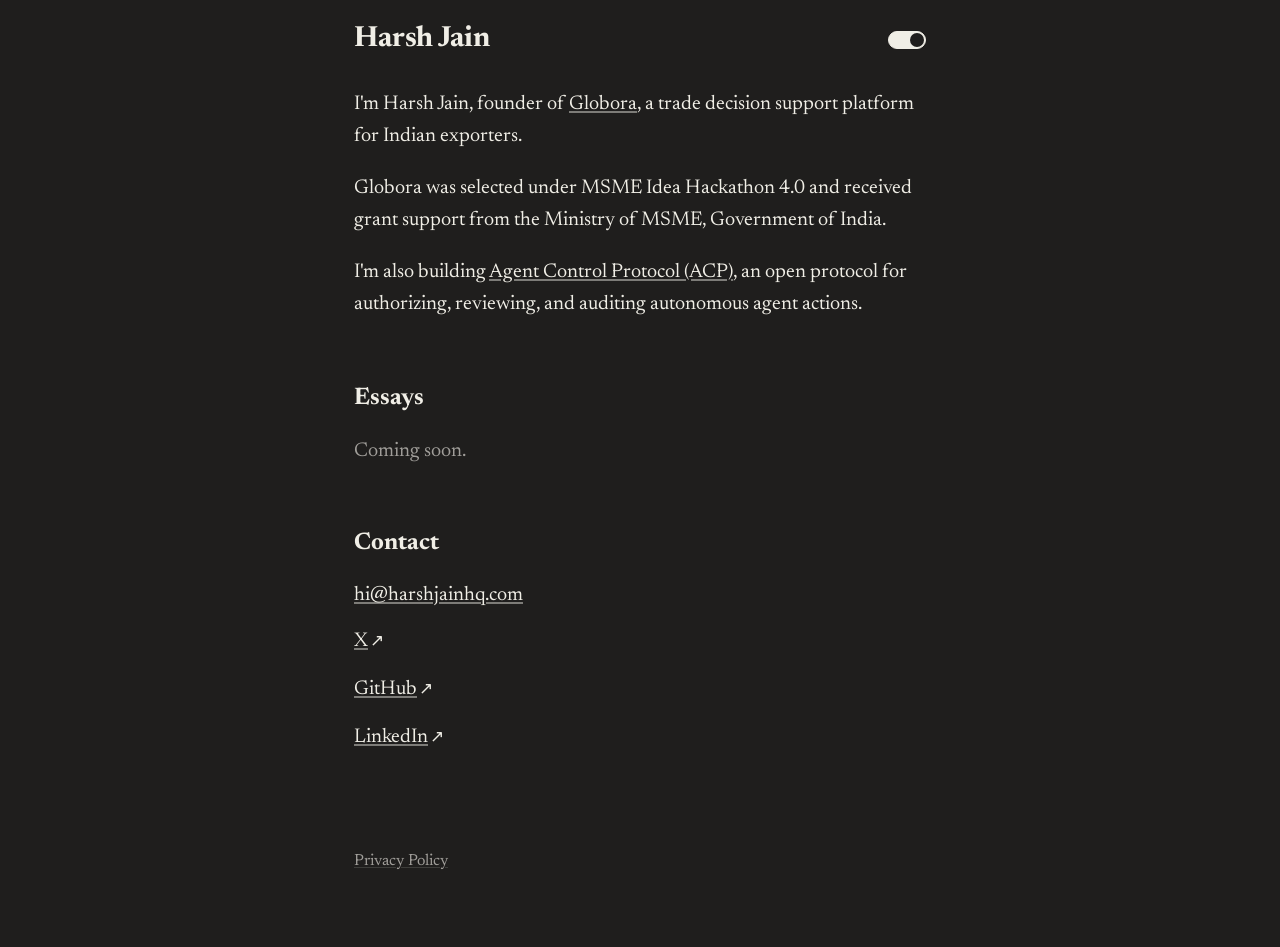
<file: index.html>
<!doctype html>
<html lang="en">
<head>
  <meta charset="utf-8" />
  <meta name="viewport" content="width=device-width, initial-scale=1" />

  <title>Harsh Jain</title>
  <link rel="icon" href="/favicon.svg" type="image/svg+xml" />
  <meta name="description" content="Harsh Jain - founder of Globora, and builder of the Agent Control Protocol (ACP)." />
  <link rel="canonical" href="https://harshjainhq.com/" />

  <!-- Open Graph -->
  <meta property="og:type" content="website" />
  <meta property="og:title" content="Harsh Jain" />
  <meta property="og:description" content="Founder of Globora. Building the Agent Control Protocol (ACP)." />
  <meta property="og:url" content="https://harshjainhq.com/" />
  <meta property="og:site_name" content="Harsh Jain" />
  <meta name="twitter:card" content="summary_large_image" />
  <meta name="twitter:title" content="Harsh Jain" />
  <meta name="twitter:description" content="Founder of Globora. Building the Agent Control Protocol (ACP)." />

  <!-- Google Search Console verification -->
  <meta name="google-site-verification" content="eddJ0V86XNbWP7dkdzY2JK3bX9DRdIsdtKvD8sug8Eo" />

  <script type="application/ld+json">
    {
      "@context": "https://schema.org",
      "@type": "ProfilePage",
      "url": "https://harshjainhq.com/",
      "name": "Harsh Jain",
      "description": "Personal homepage for Harsh Jain, founder of Globora and builder of Agent Control Protocol.",
      "mainEntity": {
        "@type": "Person",
        "name": "Harsh Jain",
        "url": "https://harshjainhq.com/",
        "email": "mailto:hi@harshjainhq.com",
        "jobTitle": "Founder",
        "worksFor": {
          "@type": "Organization",
          "name": "Globora",
          "url": "https://www.globora.ai/"
        },
        "sameAs": [
          "https://x.com/harshjainhq",
          "https://github.com/harshjainhq",
          "https://www.linkedin.com/in/harshjainhq"
        ],
        "knowsAbout": [
          "Globora",
          "Agent Control Protocol",
          "trade decision support",
          "autonomous agents"
        ]
      }
    }
  </script>

  <!-- Theme color matches initial dark bg to avoid flash on mobile browsers -->
  <meta name="theme-color" content="#1f1e1d" media="(prefers-color-scheme: dark)" />
  <meta name="theme-color" content="#f0eee6" media="(prefers-color-scheme: light)" />

  <!-- Newsreader (serif) -->
  <link rel="preconnect" href="https://fonts.googleapis.com" />
  <link rel="preconnect" href="https://fonts.gstatic.com" crossorigin />
  <link rel="stylesheet" href="https://fonts.googleapis.com/css2?family=Newsreader:ital,opsz,wght@0,16..72,400;0,16..72,500;0,16..72,600;0,16..72,700;1,16..72,400&display=swap" />

  <link rel="stylesheet" href="styles.css" />

  <!-- Pre-paint theme application to avoid flash -->
  <script>
    (function () {
      try {
        var t = localStorage.getItem("hj-theme");
        if (t !== "light" && t !== "dark") t = "dark";
        document.documentElement.setAttribute("data-theme", t);
      } catch (e) {
        document.documentElement.setAttribute("data-theme", "dark");
      }
    })();
  </script>
</head>
<body>
  <header class="header">
    <div class="header-inner">
      <h1 class="site-title"><a href="/">Harsh Jain</a></h1>
      <button
        type="button"
        class="theme-toggle"
        data-theme-toggle
        aria-label="Toggle black and white theme"
        aria-pressed="false"
      ></button>
    </div>
  </header>

  <main class="site" data-screen-label="01 Home">

    <section class="home-intro" aria-label="About">
      <p>
        I'm Harsh Jain, founder of
        <a href="https://www.globora.ai/">Globora</a>, a trade decision support
        platform for Indian exporters.
      </p>
      <p>
        Globora was selected under MSME Idea Hackathon 4.0 and received grant
        support from the Ministry of MSME, Government of India.
      </p>
      <p>
        I'm also building
        <a href="https://agentcontrolprotocol.io/">Agent Control Protocol (ACP)</a>,
        an open protocol for authorizing, reviewing, and auditing autonomous
        agent actions.
      </p>
    </section>

    <section class="section" aria-labelledby="essays-heading">
      <h2 id="essays-heading" class="section-title">Essays</h2>
      <p class="essays-empty">Coming soon.</p>
    </section>

    <section class="section" aria-labelledby="contact-heading">
      <h2 id="contact-heading" class="section-title">Contact</h2>
      <p class="contact-primary">
        <a href="mailto:hi@harshjainhq.com">hi@harshjainhq.com</a>
      </p>
      <ul class="contact-list">
        <li><a class="external" href="https://x.com/harshjainhq" rel="me">X</a></li>
        <li><a class="external" href="https://github.com/harshjainhq" rel="me">GitHub</a></li>
        <li><a class="external" href="https://www.linkedin.com/in/harshjainhq" rel="me">LinkedIn</a></li>
      </ul>
    </section>

    <div class="utility">
      <a href="privacy.html">Privacy Policy</a>
    </div>

  </main>

  <!-- Cloudflare Web Analytics -->
  <script
    defer
    src="https://static.cloudflareinsights.com/beacon.min.js"
    data-cf-beacon='{"token": "97d80888c4e043f28adde5354a461929"}'
  ></script>

  <script src="script.js"></script>
</body>
</html>
</file>
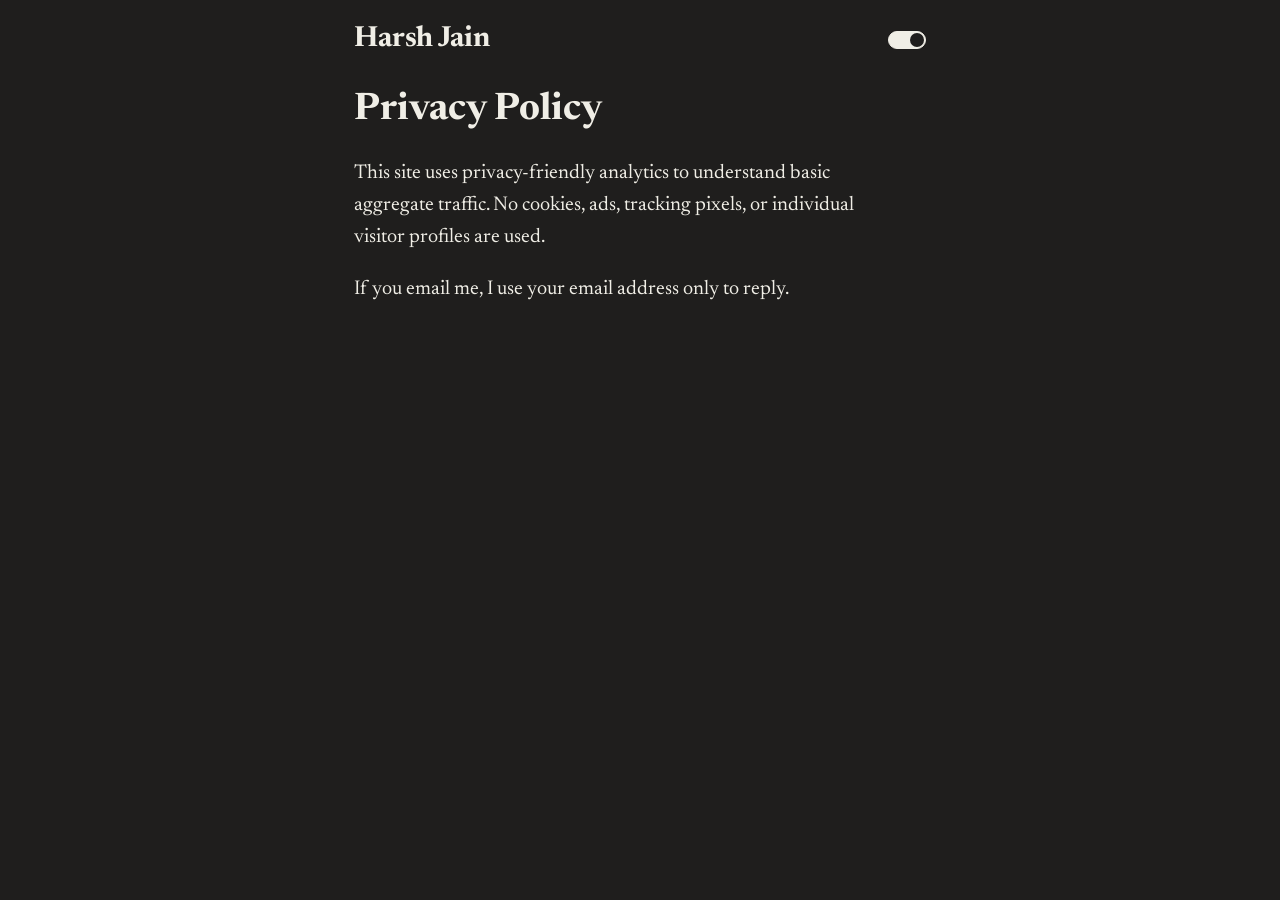
<file: privacy.html>
<!doctype html>
<html lang="en">
<head>
  <meta charset="utf-8" />
  <meta name="viewport" content="width=device-width, initial-scale=1" />

  <title>Privacy Policy - Harsh Jain</title>
  <link rel="icon" href="/favicon.svg" type="image/svg+xml" />
  <meta name="description" content="Privacy policy for harshjainhq.com." />
  <link rel="canonical" href="https://harshjainhq.com/privacy.html" />
  <meta name="robots" content="noindex" />

  <meta name="theme-color" content="#1f1e1d" media="(prefers-color-scheme: dark)" />
  <meta name="theme-color" content="#f0eee6" media="(prefers-color-scheme: light)" />

  <!-- Newsreader (serif) -->
  <link rel="preconnect" href="https://fonts.googleapis.com" />
  <link rel="preconnect" href="https://fonts.gstatic.com" crossorigin />
  <link rel="stylesheet" href="https://fonts.googleapis.com/css2?family=Newsreader:ital,opsz,wght@0,16..72,400;0,16..72,500;0,16..72,600;0,16..72,700;1,16..72,400&display=swap" />

  <link rel="stylesheet" href="styles.css" />
  <script>
    (function () {
      try {
        var t = localStorage.getItem("hj-theme");
        if (t !== "light" && t !== "dark") t = "dark";
        document.documentElement.setAttribute("data-theme", t);
      } catch (e) {
        document.documentElement.setAttribute("data-theme", "dark");
      }
    })();
  </script>
</head>
<body>
  <header class="header">
    <div class="header-inner">
      <p class="site-title"><a href="/">Harsh Jain</a></p>
      <button
        type="button"
        class="theme-toggle"
        data-theme-toggle
        aria-label="Toggle black and white theme"
        aria-pressed="false"
      ></button>
    </div>
  </header>

  <main class="site" data-screen-label="03 Privacy">

    <article>
      <h2 class="section-title" style="font-size: 38px; margin-bottom: 24px;">Privacy Policy</h2>
      <div class="privacy-body">
        <p>
          This site uses privacy-friendly analytics to understand basic aggregate
          traffic. No cookies, ads, tracking pixels, or individual visitor
          profiles are used.
        </p>
        <p>
          If you email me, I use your email address only to reply.
        </p>
      </div>
    </article>

  </main>

  <script
    defer
    src="https://static.cloudflareinsights.com/beacon.min.js"
    data-cf-beacon='{"token": "97d80888c4e043f28adde5354a461929"}'
  ></script>
  <script src="script.js"></script>
</body>
</html>
</file>
<file: styles.css>
/* ============================================================
   Harsh Jain - personal site
   Newsreader serif, 620px reading column,
   warm-neutral palette, dark by default.
   ============================================================ */

:root {
  --max-width: 620px;            /* 38.75rem reading column */
  --pad-x: 24px;
  --pad-y: 48px;

  --space-1: 8px;
  --space-2: 16px;
  --space-3: 24px;
  --space-4: 32px;
  --space-5: 48px;
  --space-6: 64px;
  --space-7: 96px;

  --serif: "Newsreader", "Times New Roman", Times, serif;
}

/* Theme: dark (default): slate on ivory */
:root,
:root[data-theme="dark"] {
  --bg: #1f1e1d;
  --fg: #f0eee6;
  --muted: rgba(240, 238, 230, 0.62);
  --muted-strong: rgba(240, 238, 230, 0.82);
  --hover: #b0aea5;              /* link hover */
  --rule: #3d3d3a;
  --link: #f0eee6;
  --link-underline: rgba(240, 238, 230, 0.45);
  --selection: rgba(0, 100, 255, 0.32);
  --footnote-bg: rgba(255, 255, 255, 0.15);
  --footnote-tooltip-bg: #3d3d3a;
  --footnote-tooltip-fg: #f0eee6;
  --footnote-tooltip-border: #5e5d59;
}

/* Theme: light: inverted */
:root[data-theme="light"] {
  --bg: #f0eee6;
  --fg: #1f1e1d;
  --muted: rgba(31, 30, 29, 0.62);
  --muted-strong: rgba(31, 30, 29, 0.78);
  --hover: #5e5d59;              /* link hover */
  --rule: #d1cfc5;
  --link: #1f1e1d;
  --link-underline: rgba(31, 30, 29, 0.4);
  --selection: rgba(0, 100, 255, 0.26);
  --footnote-bg: rgba(0, 0, 0, 0.08);
  --footnote-tooltip-bg: #faf9f5;
  --footnote-tooltip-fg: #1f1e1d;
  --footnote-tooltip-border: #d1cfc5;
}

/* ---------- base ---------- */

* { box-sizing: border-box; }

html, body {
  margin: 0;
  padding: 0;
  background: var(--bg);
  color: var(--fg);
  -webkit-font-smoothing: antialiased;
  -moz-osx-font-smoothing: grayscale;
}

body {
  font-family: var(--serif);
  font-size: 20px;
  line-height: 1.6;
  text-align: left;
  transition: background-color 200ms ease, color 200ms ease;
}

::selection {
  background: var(--selection);
  color: inherit;
}

a {
  color: var(--link);
  text-decoration: underline;
  text-decoration-color: var(--link-underline);
  text-underline-offset: 0.1em;
  text-decoration-thickness: 0.08em;
  transition: color 200ms ease, text-decoration-color 200ms ease;
}
a:hover {
  color: var(--hover);
  text-decoration-color: var(--hover);
}

p {
  margin: 0 0 1em 0;
  text-wrap: pretty;
}

/* ---------- page shell ---------- */

.site {
  max-width: var(--max-width);
  margin: 0 auto;
  padding: 16px var(--pad-x) calc(var(--pad-y) * 1.5);
}

/* ---------- top bar (home: name + toggle) ---------- */

.header {
  position: sticky;
  top: 0;
  left: 0;
  width: 100%;
  z-index: 100;
  background-color: var(--bg);
  transition: background-color 200ms ease;
}

.header-inner {
  max-width: var(--max-width);
  margin: 0 auto;
  padding: 24px var(--pad-x) 16px var(--pad-x);
  display: flex;
  justify-content: space-between;
  align-items: center;
  position: relative;
}

.header-actions {
  display: flex;
  align-items: center;
  gap: 16px;
}

.site-title {
  font-family: var(--serif);
  font-size: 29px;
  line-height: 1.1;
  font-weight: 700;
  margin: 0;
  letter-spacing: -0.005em;
}
.site-title a {
  color: var(--fg);
  text-decoration: none;
}

/* ---------- theme toggle (pill switch): 38x18, knob 14x14 */
.theme-toggle {
  appearance: none;
  position: relative;
  display: inline-block;
  width: 38px;
  height: 18px;
  padding: 0;
  margin: 0;
  border-radius: 999px;
  border: 1.5px solid var(--fg);
  background: transparent;
  cursor: pointer;
  flex-shrink: 0;
  vertical-align: middle;
  transition: background-color 200ms ease, border-color 200ms ease;
  -webkit-tap-highlight-color: transparent;
}
.theme-toggle::after {
  content: "";
  position: absolute;
  top: 50%;
  left: 1px;
  width: 14px;
  height: 14px;
  border-radius: 50%;
  background: var(--fg);
  transform: translateY(-50%);
  transition: left 220ms cubic-bezier(.4, 0, .2, 1), background-color 200ms ease;
}
:root[data-theme="dark"] .theme-toggle {
  background: var(--fg);
}
:root[data-theme="dark"] .theme-toggle::after {
  left: calc(100% - 15px);
  background: var(--bg);
}
.theme-toggle:focus-visible {
  outline: 2px solid var(--fg);
  outline-offset: 3px;
}

/* ---------- homepage ---------- */

.home-intro {
  font-size: 20px;
  line-height: 1.6;
  margin: 0 0 var(--space-6) 0;
}
.home-intro p { margin: 0 0 1em 0; }
.home-intro p:last-child { margin-bottom: 0; }

.section {
  margin-top: var(--space-6);
}

.section-title {
  font-size: 24px;
  line-height: 1.2;
  font-weight: 700;
  margin: 0 0 var(--space-3) 0;
}

.essay-list,
.contact-list {
  list-style: none;
  margin: 0;
  padding-left: 0;
}
.essay-list li,
.contact-list li {
  margin: 0 0 var(--space-2) 0;
}
.essay-list a { font-size: 20px; line-height: 1.4; }
.contact-list a { font-size: 20px; }

.contact-primary {
  margin-bottom: var(--space-2);
  font-size: 20px;
  line-height: 1.4;
}

.essays-empty {
  font-size: 20px;
  line-height: 1.4;
  color: var(--muted);
  margin: 0;
}

.external::after {
  content: " \2197";
  display: inline-block;
  margin-left: 2px;
  font-size: 0.85em;
  text-decoration: none;
}

/* Tiny utility links (privacy) */
.utility {
  margin-top: var(--space-7);
  font-size: 16px;
  color: var(--muted);
}
.utility a {
  color: var(--muted);
  text-decoration-color: var(--rule);
}
.utility a:hover {
  color: var(--fg);
  text-decoration-color: var(--fg);
}

/* ============================================================
   Essay page
   ============================================================ */

/* Table of contents button (.menu-btn) */
.menu-btn {
  appearance: none;
  background: transparent;
  border: 0;
  padding: 0;
  margin: 0;
  width: 44px;
  height: 44px;
  color: var(--fg);
  cursor: pointer;
  display: flex;
  align-items: center;
  justify-content: center;
  border-radius: 4px;
  -webkit-tap-highlight-color: transparent;
}
.menu-btn:focus-visible {
  outline: 2px solid var(--fg);
  outline-offset: 4px;
}

.essay-page .menu-btn {
  position: fixed;
  top: 18px;
  left: 12px;
  z-index: 110;
}

.menu-icon {
  position: relative;
  display: inline-block;
  width: 18px;
  height: 14px;
}
.menu-icon span {
  position: absolute;
  left: 0;
  right: 0;
  height: 1.5px;
  background: currentColor;
  transition: transform 200ms ease, opacity 160ms ease, top 200ms ease;
}
.menu-icon span:nth-child(1) { top: 0; }
.menu-icon span:nth-child(2) { top: 6px; }
.menu-icon span:nth-child(3) { top: 12px; }
.menu-btn[aria-expanded="true"] .menu-icon span:nth-child(1) { top: 6px; transform: rotate(45deg); }
.menu-btn[aria-expanded="true"] .menu-icon span:nth-child(2) { opacity: 0; }
.menu-btn[aria-expanded="true"] .menu-icon span:nth-child(3) { top: 6px; transform: rotate(-45deg); }

/* ---------- Article ---------- */
.essay {
  padding-top: var(--space-6);
  margin-bottom: var(--space-7);
}
.essay-header {
  margin-bottom: var(--space-4);
}
.essay-title {
  font-size: clamp(50px, 6.8vw, 68px);
  line-height: 1.1;
  font-weight: 700;
  margin: 0 0 0.2em 0;
  letter-spacing: -0.015em;
  text-wrap: balance;
}
.essay-subtitle {
  font-size: 30px;
  line-height: 1.3;
  font-style: italic;
  color: var(--fg);
  margin: 0;
  text-wrap: balance;
}
.essay-date {
  font-size: 20px;
  color: var(--muted);
  margin: var(--space-3) 0 0 0;
}

.essay-body {
  font-size: 20px;
  line-height: 1.6;
  margin-top: var(--space-4);
}
.essay-body h2 {
  font-size: 1.6em;
  font-weight: 600;
  line-height: 1.2;
  margin: 1.8em 0 0.5em 0;
  scroll-margin-top: 130px;
  text-wrap: balance;
}
.essay-body h3 {
  font-size: 1.2em;
  font-weight: 600;
  line-height: 1.2;
  margin: 1.4em 0 0.7em 0;
  scroll-margin-top: 130px;
  text-wrap: balance;
}
.essay-body h3 em,
.essay-body h3 i {
  font-style: italic;
}
.essay-body p { margin: 0 0 1em 0; }
.essay-body blockquote {
  margin: 1.4em 0;
  padding: 0 0 0 var(--space-3);
  border-left: 2px solid var(--rule);
  color: var(--muted-strong);
  font-style: italic;
}
/* Asterism divider: typographic section break */
hr.dinkus {
  border: 0;
  height: auto;
  margin: 2em 0;
}
hr.dinkus::after {
  content: "\2042";
  display: block;
  font-family: var(--serif);
  font-weight: 300;
  font-size: 1.5em;
  text-align: center;
  color: var(--muted-strong);
  letter-spacing: 0.3em;
}

/* Centered essay footer */
.essay-footer {
  text-align: center;
  margin-top: var(--space-7);
  padding-bottom: var(--space-5);
}
.essay-footer p {
  margin: 0 0 var(--space-4) 0;
  font-size: 20px;
}
.essay-footer p:last-child {
  margin-bottom: 0;
}
.essay-footer a {
  color: var(--fg);
  text-decoration: underline;
  text-decoration-color: var(--link-underline);
  text-underline-offset: 4px;
}
.essay-footer a:hover { text-decoration-color: var(--fg); }

/* ---------- Contents drawer ---------- */

.contents {
  position: fixed;
  top: 0;
  left: 0;
  height: 100vh;
  width: 368px;
  max-width: 88vw;
  background: var(--bg);
  padding: 130px 25px 40px 36px;
  transform: translateX(-100%);
  transition: transform 240ms cubic-bezier(.4, 0, .2, 1);
  z-index: 50;
  overflow-y: auto;
}
.contents.open {
  transform: translateX(0);
}
.contents h3 {
  font-family: var(--serif);
  font-size: 20px;
  font-weight: 700;
  color: var(--fg);
  margin: 0 0 var(--space-4) 0;
}

.contents-list {
  list-style: none;
  margin: 0;
  padding: 0;
}
.contents-list { counter-reset: contents; }
.contents-list li {
  counter-increment: contents;
  margin: 0 0 var(--space-2) 0;
  display: flex;
  gap: 8px;
  align-items: baseline;
  color: var(--muted-strong);
  line-height: 1.35;
}
.contents-list li::before {
  content: counter(contents) ".";
  color: var(--muted-strong);
  font-variant-numeric: tabular-nums;
  flex-shrink: 0;
  min-width: 1.4em;
}
.contents-list a {
  color: var(--muted-strong);
  text-decoration: none;
  font-size: 18px;
  transition: color 160ms ease, opacity 160ms ease, font-weight 160ms ease;
}
.contents-list a:hover {
  color: var(--fg);
}
.contents-list a.active,
.contents-list a[aria-current="true"] {
  color: var(--fg);
  font-weight: 500;
}

.contents-scrim {
  position: fixed;
  inset: 0;
  background: transparent;
  pointer-events: none;
  z-index: 40;
}
.contents-scrim.open {
  pointer-events: auto;
}

@media (min-width: 992px) {
  .essay-page .contents {
    width: 22%;
    max-width: 23rem;
  }
}

@media (min-width: 992px) and (max-width: 1330px) {
  .essay-page .contents {
    width: 20%;
  }
}

@media (max-width: 991px) {
  body.contents-open {
    overflow: hidden;
  }
}

/* ============================================================
   Privacy page
   ============================================================ */
.privacy-body {
  font-size: 20px;
  line-height: 1.6;
  max-width: 520px;
}

/* ============================================================
   Mobile
   ============================================================ */
@media (max-width: 640px) {
  body { font-size: 18px; }

  .site-title { font-size: 26px; }
  .home-intro { font-size: 18px; }
  .section-title { font-size: 22px; }
  .essay-list a,
  .contact-list a,
  .essays-empty { font-size: 18px; }

  .essay-title { font-size: 42px; }
  .essay-subtitle { font-size: 22px; }
  .essay-date { font-size: 18px; }
  .essay-body { font-size: 18px; }
  .essay-body h2 { font-size: 1.45em; }
  .essay-body h3 { font-size: 1.15em; }

  .section { margin-top: var(--space-5); }
  .utility { margin-top: var(--space-6); }

  .header-inner {
    padding: 16px 20px 12px 20px;
  }
  .header-inner .site-title {
    font-size: 26px;
  }

  .essay-page .header-inner {
    max-width: none;
    padding: 8px 20px;
    display: grid;
    grid-template-columns: 44px minmax(0, 1fr) 44px;
    align-items: center;
  }

  .essay-page .header-actions {
    display: contents;
  }

  .essay-page .menu-btn {
    position: static;
    grid-column: 1;
    grid-row: 1;
    justify-self: start;
  }

  .essay-page .site-title {
    grid-column: 2;
    grid-row: 1;
    justify-self: center;
    text-align: center;
  }

  .essay-page .theme-toggle {
    grid-column: 3;
    grid-row: 1;
    justify-self: end;
  }

  .site {
    padding: 12px 20px 64px;
  }

  .contents {
    width: 86vw;
    padding: 96px 24px 32px 24px;
  }
  .contents h3 { font-size: 18px; }
  .contents-list a { font-size: 16px; }

  .essay-footer p { font-size: 18px; }

  .essay {
    padding-top: var(--space-3);
  }

}

/* ---------- Footnotes & Tooltips ---------- */
.footnote-ref {
  position: relative;
  display: inline-block;
  cursor: pointer;
  background-color: var(--footnote-bg);
  padding: 0 0.3em;
  margin-left: 0.1em;
  border-radius: 3px;
  font-size: 0.7em;
  vertical-align: super;
  line-height: 0;
  font-family: var(--serif);
  scroll-margin-top: 130px;
}
.footnote-ref a {
  text-decoration: none;
  color: inherit;
}
.footnote-ref a:hover {
  color: inherit;
  text-decoration: none;
}

.footnote-tooltip {
  display: block;
  position: absolute;
  bottom: 140%;
  left: 50%;
  transform: translateX(-50%) translateY(6px);
  width: 300px;
  max-width: 80vw;
  padding: 12px 16px;
  background-color: var(--footnote-tooltip-bg);
  color: var(--footnote-tooltip-fg);
  border: 1px solid var(--footnote-tooltip-border);
  box-shadow: 0 6px 20px rgba(0, 0, 0, 0.15);
  border-radius: 6px;
  font-size: 15px;
  line-height: 1.4;
  font-family: var(--serif);
  font-weight: 400;
  text-align: left;
  opacity: 0;
  pointer-events: none;
  z-index: 200;
  transition: opacity 0.2s cubic-bezier(0.4, 0, 0.2, 1), transform 0.2s cubic-bezier(0.4, 0, 0.2, 1);
}

.footnote-tooltip::after {
  content: "";
  position: absolute;
  top: 100%;
  left: 50%;
  transform: translateX(-50%);
  border-width: 6px;
  border-style: solid;
  border-color: var(--footnote-tooltip-bg) transparent transparent transparent;
}
.footnote-tooltip::before {
  content: "";
  position: absolute;
  top: 100%;
  left: 50%;
  transform: translateX(-50%);
  border-width: 7px;
  border-style: solid;
  border-color: var(--footnote-tooltip-border) transparent transparent transparent;
  z-index: -1;
}

.footnote-ref:hover .footnote-tooltip {
  opacity: 1;
  pointer-events: auto;
  transform: translateX(-50%) translateY(0);
}

@media (max-width: 640px) {
  .footnote-tooltip {
    display: none;
  }
}

/* ---------- Custom Bullet Lists ---------- */
.bullet-list {
  list-style: none;
  margin: 0 0 1em 0;
  padding-left: 0.7em;
}
.bullet-list li,
.bullet-list_item {
  margin: 0 0 0.5em 0;
}
.bullet-list li::before,
.bullet-list_item::before {
  content: "\2022";
  font-size: 1em;
  margin-right: 0.35em;
  margin-left: -0.7em;
  display: inline-block;
  color: var(--fg);
}

/* ---------- Essay Footnotes Section ---------- */
.essay-footnotes {
  margin-top: var(--space-6);
  border-top: 1px solid var(--rule);
  padding-top: var(--space-4);
  font-size: 16px;
  color: var(--muted-strong);
}
.footnotes-list {
  padding-left: var(--space-3);
  margin: 0;
}
.footnotes-list li {
  margin-bottom: var(--space-2);
  line-height: 1.5;
  scroll-margin-top: 130px;
}
.footnote-backref {
  margin-left: 0.4em;
  text-decoration: none;
  font-family: sans-serif;
  color: var(--muted);
  font-size: 0.9em;
}
.footnote-backref:hover {
  color: var(--fg);
}

/* Reduce motion */
@media (prefers-reduced-motion: reduce) {
  *, *::before, *::after {
    transition: none !important;
    animation: none !important;
  }
}
</file>
